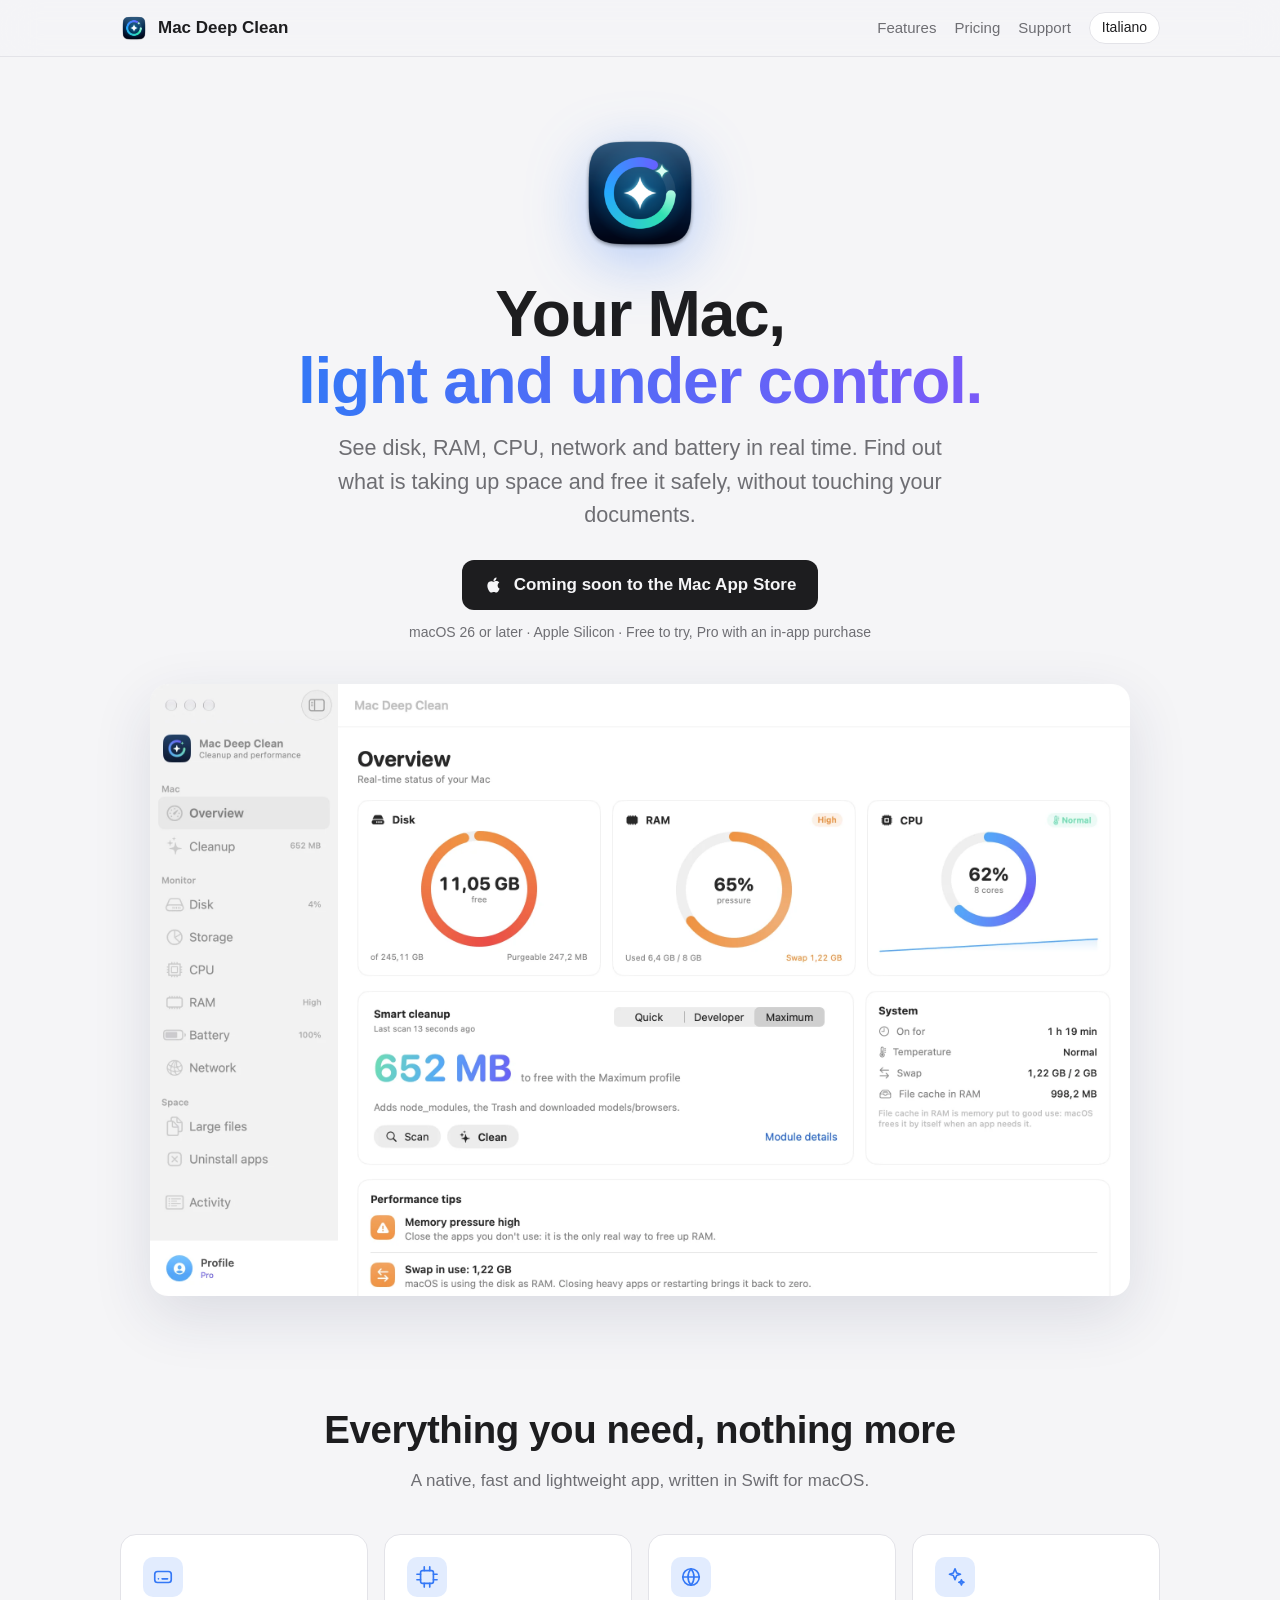
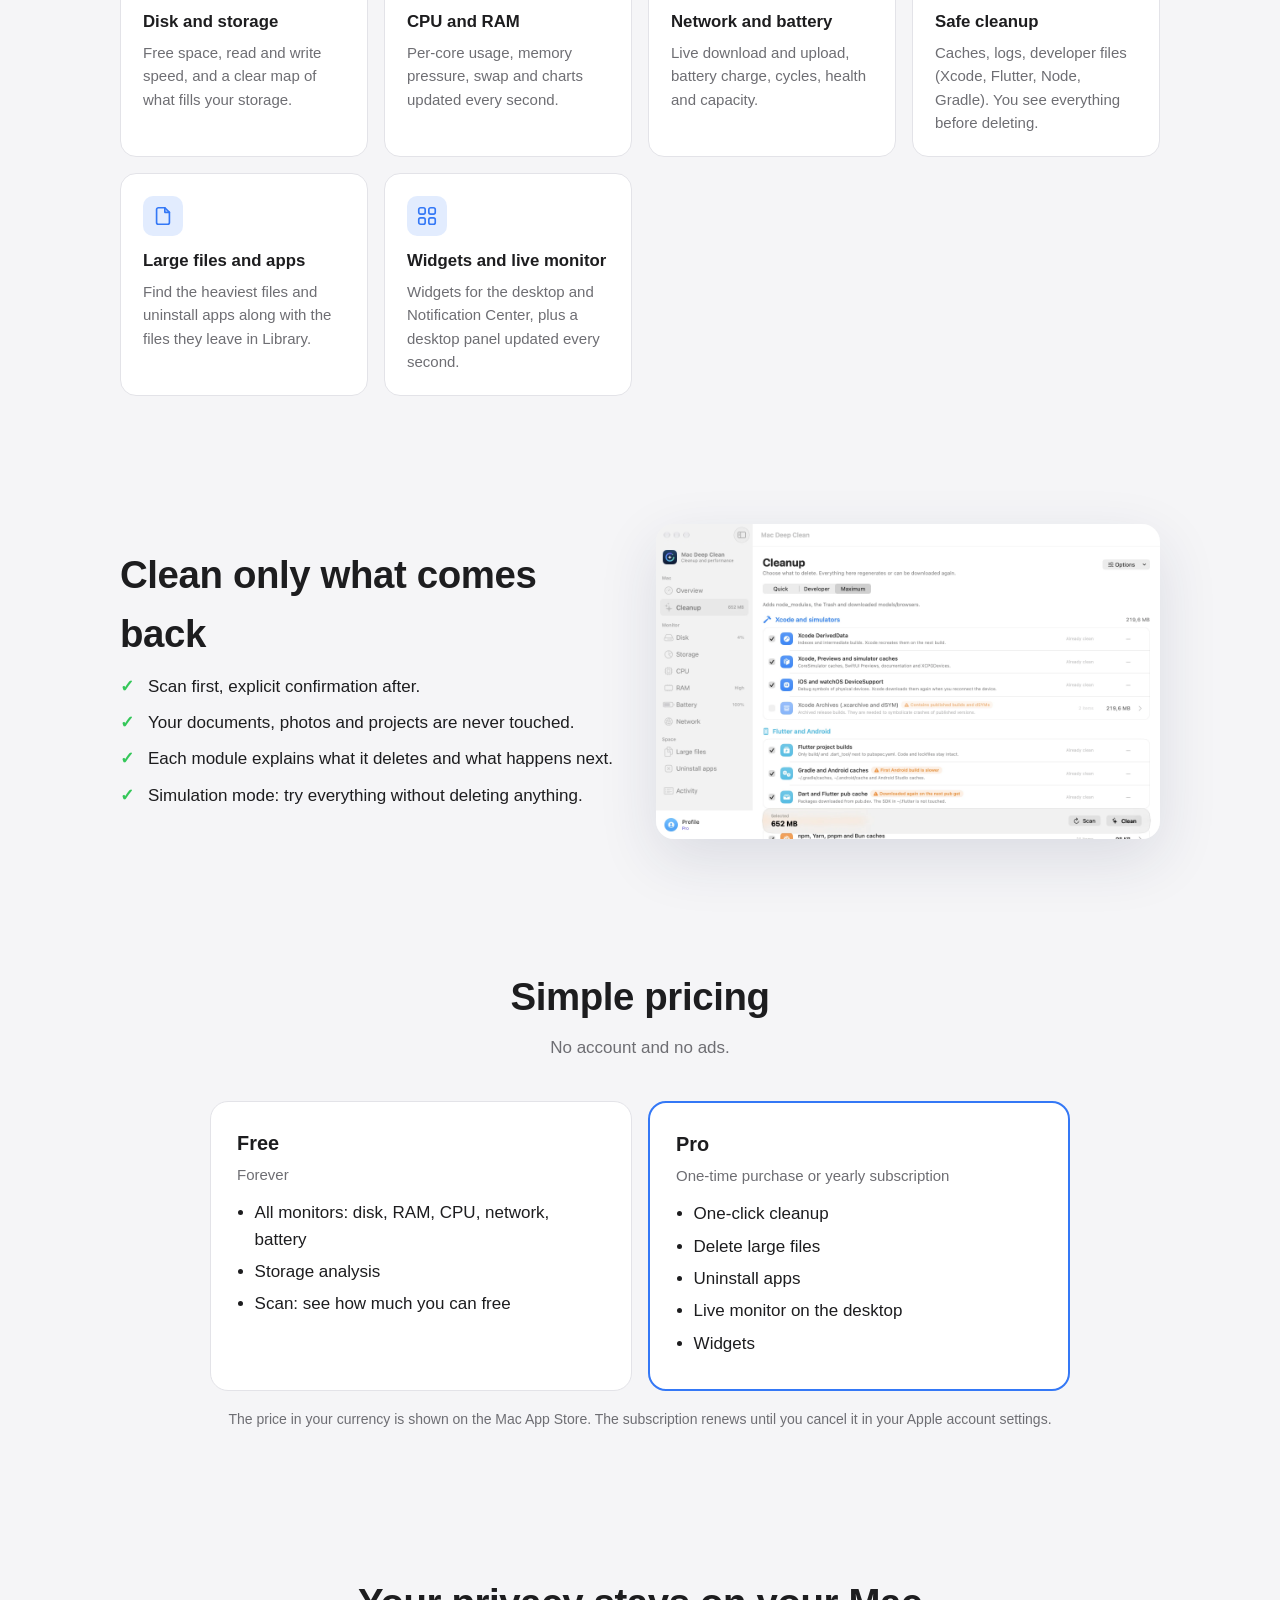
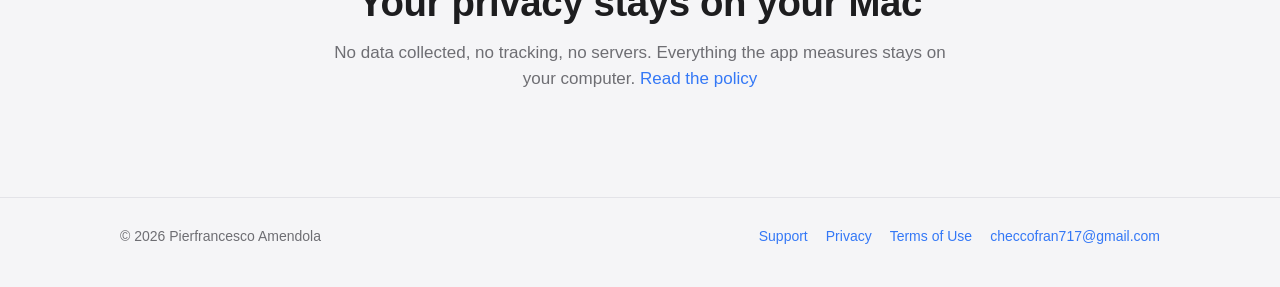
<file: index.html>
<!doctype html>
<html lang="en">
<head>
<meta charset="utf-8">
<meta name="viewport" content="width=device-width,initial-scale=1">
<title>Mac Deep Clean</title>
<meta name="description" content="Mac Deep Clean shows what is filling your Mac and frees space safely: disk, RAM, CPU, network and battery monitors, cleanup of caches and developer files, widgets.">
<link rel="icon" href="assets/icon.png">
<link rel="apple-touch-icon" href="assets/icon.png">
<link rel="stylesheet" href="style.css">
<script src="site.js"></script>
</head>
<body>
<span hidden data-title-it="Mac Deep Clean — Pulizia e monitor per il tuo Mac" data-title-en="Mac Deep Clean — Cleanup and monitor for your Mac"></span>

<header class="top">
  <div class="wrap">
    <a class="brand" href="index.html"><img src="assets/icon.png" alt="">Mac Deep Clean</a>
    <nav>
      <a class="hide-sm" href="#features"><span lang="it">Funzioni</span><span lang="en">Features</span></a>
      <a class="hide-sm" href="#pricing"><span lang="it">Prezzi</span><span lang="en">Pricing</span></a>
      <a href="support.html"><span lang="it">Assistenza</span><span lang="en">Support</span></a>
      <button class="lang-switch" type="button"><span lang="it">English</span><span lang="en">Italiano</span></button>
    </nav>
  </div>
</header>

<main>
  <div class="wrap hero">
    <img class="icon" src="assets/icon.png" alt="Mac Deep Clean">
    <h1>
      <span lang="it">Il tuo Mac,<br><span class="grad">leggero e sotto controllo.</span></span>
      <span lang="en">Your Mac,<br><span class="grad">light and under control.</span></span>
    </h1>
    <p class="lead">
      <span lang="it">Vedi in tempo reale disco, RAM, CPU, rete e batteria. Scopri cosa occupa spazio e liberalo in sicurezza, senza toccare i tuoi documenti.</span>
      <span lang="en">See disk, RAM, CPU, network and battery in real time. Find out what is taking up space and free it safely, without touching your documents.</span>
    </p>
    <a class="cta" data-appstore href="#">
      <svg viewBox="0 0 24 24" aria-hidden="true"><path d="M16.37 12.6c-.02-2.3 1.88-3.4 1.96-3.46-1.07-1.56-2.73-1.78-3.32-1.8-1.41-.14-2.76.83-3.48.83-.72 0-1.82-.81-3-.79-1.54.02-2.96.9-3.76 2.28-1.6 2.78-.41 6.9 1.15 9.16.76 1.1 1.67 2.34 2.86 2.3 1.15-.05 1.58-.74 2.97-.74 1.38 0 1.77.74 2.98.72 1.23-.02 2.01-1.12 2.76-2.23.87-1.28 1.23-2.52 1.25-2.58-.03-.01-2.4-.92-2.42-3.66zM14.1 5.86c.63-.77 1.06-1.83.94-2.89-.91.04-2.01.61-2.66 1.37-.58.67-1.09 1.75-.96 2.79 1.02.08 2.05-.52 2.68-1.27z"/></svg>
      <span lang="it" data-label>Scarica sul Mac App Store</span>
      <span lang="en" data-label>Download on the Mac App Store</span>
    </a>
    <small>
      <span lang="it">macOS 26 o successivo · Apple Silicon · Gratis da provare, Pro con acquisto in-app</span>
      <span lang="en">macOS 26 or later · Apple Silicon · Free to try, Pro with an in-app purchase</span>
    </small>
    <div class="shot"><picture lang="it"><source media="(prefers-color-scheme: dark)" srcset="assets/overview-it-dark.webp"><img src="assets/overview-it-light.webp" alt="Mac Deep Clean overview" width="2400" height="1500"></picture><picture lang="en"><source media="(prefers-color-scheme: dark)" srcset="assets/overview-en-dark.webp"><img src="assets/overview-en-light.webp" alt="Mac Deep Clean overview" width="2400" height="1500"></picture></div>
  </div>

  <section id="features">
    <div class="wrap">
      <h2><span lang="it">Tutto quello che serve, niente di più</span><span lang="en">Everything you need, nothing more</span></h2>
      <p class="sub"><span lang="it">Un'app nativa, veloce e leggera, scritta in Swift per macOS.</span><span lang="en">A native, fast and lightweight app, written in Swift for macOS.</span></p>
      <div class="grid">
        <div class="card">
          <div class="ico"><svg viewBox="0 0 24 24"><rect x="3" y="6" width="18" height="12" rx="3"/><path d="M7 14h.01M11 14h6"/></svg></div>
          <h3><span lang="it">Disco e spazio</span><span lang="en">Disk and storage</span></h3>
          <p><span lang="it">Spazio libero, velocità di lettura e scrittura e una mappa chiara di cosa occupa la memoria.</span><span lang="en">Free space, read and write speed, and a clear map of what fills your storage.</span></p>
        </div>
        <div class="card">
          <div class="ico"><svg viewBox="0 0 24 24"><rect x="5" y="5" width="14" height="14" rx="2"/><path d="M9 1v4M15 1v4M9 19v4M15 19v4M1 9h4M1 15h4M19 9h4M19 15h4"/></svg></div>
          <h3><span lang="it">CPU e RAM</span><span lang="en">CPU and RAM</span></h3>
          <p><span lang="it">Uso per core, pressione della memoria, swap e grafici aggiornati ogni secondo.</span><span lang="en">Per-core usage, memory pressure, swap and charts updated every second.</span></p>
        </div>
        <div class="card">
          <div class="ico"><svg viewBox="0 0 24 24"><circle cx="12" cy="12" r="9"/><path d="M3 12h18M12 3a14 14 0 0 1 0 18M12 3a14 14 0 0 0 0 18"/></svg></div>
          <h3><span lang="it">Rete e batteria</span><span lang="en">Network and battery</span></h3>
          <p><span lang="it">Download e upload in tempo reale, carica, cicli, salute e capacità della batteria.</span><span lang="en">Live download and upload, battery charge, cycles, health and capacity.</span></p>
        </div>
        <div class="card">
          <div class="ico"><svg viewBox="0 0 24 24"><path d="M12 3l1.8 4.6L18 9l-4.2 1.4L12 15l-1.8-4.6L6 9l4.2-1.4z"/><path d="M19 15l.8 2 2 .8-2 .8-.8 2-.8-2-2-.8 2-.8z"/></svg></div>
          <h3><span lang="it">Pulizia sicura</span><span lang="en">Safe cleanup</span></h3>
          <p><span lang="it">Cache, log, file di sviluppo (Xcode, Flutter, Node, Gradle). Vedi tutto prima di eliminare.</span><span lang="en">Caches, logs, developer files (Xcode, Flutter, Node, Gradle). You see everything before deleting.</span></p>
        </div>
        <div class="card">
          <div class="ico"><svg viewBox="0 0 24 24"><path d="M14 3H7a2 2 0 0 0-2 2v14a2 2 0 0 0 2 2h10a2 2 0 0 0 2-2V8z"/><path d="M14 3v5h5"/></svg></div>
          <h3><span lang="it">File grandi e app</span><span lang="en">Large files and apps</span></h3>
          <p><span lang="it">Trova i file più pesanti e disinstalla le app insieme ai file che lasciano in Libreria.</span><span lang="en">Find the heaviest files and uninstall apps along with the files they leave in Library.</span></p>
        </div>
        <div class="card">
          <div class="ico"><svg viewBox="0 0 24 24"><rect x="3" y="3" width="7" height="7" rx="2"/><rect x="14" y="3" width="7" height="7" rx="2"/><rect x="3" y="14" width="7" height="7" rx="2"/><rect x="14" y="14" width="7" height="7" rx="2"/></svg></div>
          <h3><span lang="it">Widget e monitor live</span><span lang="en">Widgets and live monitor</span></h3>
          <p><span lang="it">Widget per scrivania e Centro Notifiche, più un pannello sulla scrivania aggiornato ogni secondo.</span><span lang="en">Widgets for the desktop and Notification Center, plus a desktop panel updated every second.</span></p>
        </div>
      </div>
    </div>
  </section>

  <section>
    <div class="wrap split">
      <div>
        <h2 style="text-align:left"><span lang="it">Pulisci solo ciò che si rigenera</span><span lang="en">Clean only what comes back</span></h2>
        <ul class="check">
          <li><span lang="it">Scansione prima, conferma esplicita dopo.</span><span lang="en">Scan first, explicit confirmation after.</span></li>
          <li><span lang="it">I tuoi documenti, foto e progetti non vengono mai toccati.</span><span lang="en">Your documents, photos and projects are never touched.</span></li>
          <li><span lang="it">Ogni modulo spiega cosa elimina e cosa succede dopo.</span><span lang="en">Each module explains what it deletes and what happens next.</span></li>
          <li><span lang="it">Modalità simulazione: provi tutto senza eliminare nulla.</span><span lang="en">Simulation mode: try everything without deleting anything.</span></li>
        </ul>
      </div>
      <div class="shot"><picture lang="it"><source media="(prefers-color-scheme: dark)" srcset="assets/cleanup-it-dark.webp"><img src="assets/cleanup-it-light.webp" alt="Mac Deep Clean cleanup" width="2400" height="1500" loading="lazy"></picture><picture lang="en"><source media="(prefers-color-scheme: dark)" srcset="assets/cleanup-en-dark.webp"><img src="assets/cleanup-en-light.webp" alt="Mac Deep Clean cleanup" width="2400" height="1500" loading="lazy"></picture></div>
    </div>
  </section>

  <section id="pricing">
    <div class="wrap">
      <h2><span lang="it">Prezzi semplici</span><span lang="en">Simple pricing</span></h2>
      <p class="sub"><span lang="it">Nessun account e nessuna pubblicità.</span><span lang="en">No account and no ads.</span></p>
      <div class="plans">
        <div class="plan">
          <h3><span lang="it">Gratis</span><span lang="en">Free</span></h3>
          <div class="price"><span lang="it">Per sempre</span><span lang="en">Forever</span></div>
          <ul>
            <li><span lang="it">Tutti i monitor: disco, RAM, CPU, rete, batteria</span><span lang="en">All monitors: disk, RAM, CPU, network, battery</span></li>
            <li><span lang="it">Analisi dello spazio</span><span lang="en">Storage analysis</span></li>
            <li><span lang="it">Scansione: vedi quanto puoi liberare</span><span lang="en">Scan: see how much you can free</span></li>
          </ul>
        </div>
        <div class="plan pro">
          <h3>Pro</h3>
          <div class="price"><span lang="it">Acquisto unico oppure abbonamento annuale</span><span lang="en">One-time purchase or yearly subscription</span></div>
          <ul>
            <li><span lang="it">Pulizia con un clic</span><span lang="en">One-click cleanup</span></li>
            <li><span lang="it">Elimina i file grandi</span><span lang="en">Delete large files</span></li>
            <li><span lang="it">Disinstalla le app</span><span lang="en">Uninstall apps</span></li>
            <li><span lang="it">Monitor live sulla scrivania</span><span lang="en">Live monitor on the desktop</span></li>
            <li><span lang="it">Widget</span><span lang="en">Widgets</span></li>
          </ul>
        </div>
      </div>
      <p class="note"><span lang="it">Il prezzo nella tua valuta è indicato sul Mac App Store. L'abbonamento si rinnova finché non lo disdici dalle impostazioni del tuo account Apple.</span><span lang="en">The price in your currency is shown on the Mac App Store. The subscription renews until you cancel it in your Apple account settings.</span></p>
    </div>
  </section>

  <section>
    <div class="wrap">
      <h2><span lang="it">La tua privacy, sul tuo Mac</span><span lang="en">Your privacy stays on your Mac</span></h2>
      <p class="sub"><span lang="it">Nessun dato raccolto, nessun tracciamento, nessun server. Tutto quello che l'app misura resta sul tuo computer.</span><span lang="en">No data collected, no tracking, no servers. Everything the app measures stays on your computer.</span> <a href="privacy.html"><span lang="it">Leggi l'informativa</span><span lang="en">Read the policy</span></a></p>
    </div>
  </section>
</main>

<footer>
  <div class="wrap">
    <span>© <span data-year>2026</span> Pierfrancesco Amendola</span>
    <div class="links">
      <a href="support.html"><span lang="it">Assistenza</span><span lang="en">Support</span></a>
      <a href="privacy.html"><span lang="it">Privacy</span><span lang="en">Privacy</span></a>
      <a href="terms.html"><span lang="it">Condizioni d'uso</span><span lang="en">Terms of Use</span></a>
      <a href="mailto:checcofran717@gmail.com">checcofran717@gmail.com</a>
    </div>
  </div>
</footer>
</body>
</html>
</file>
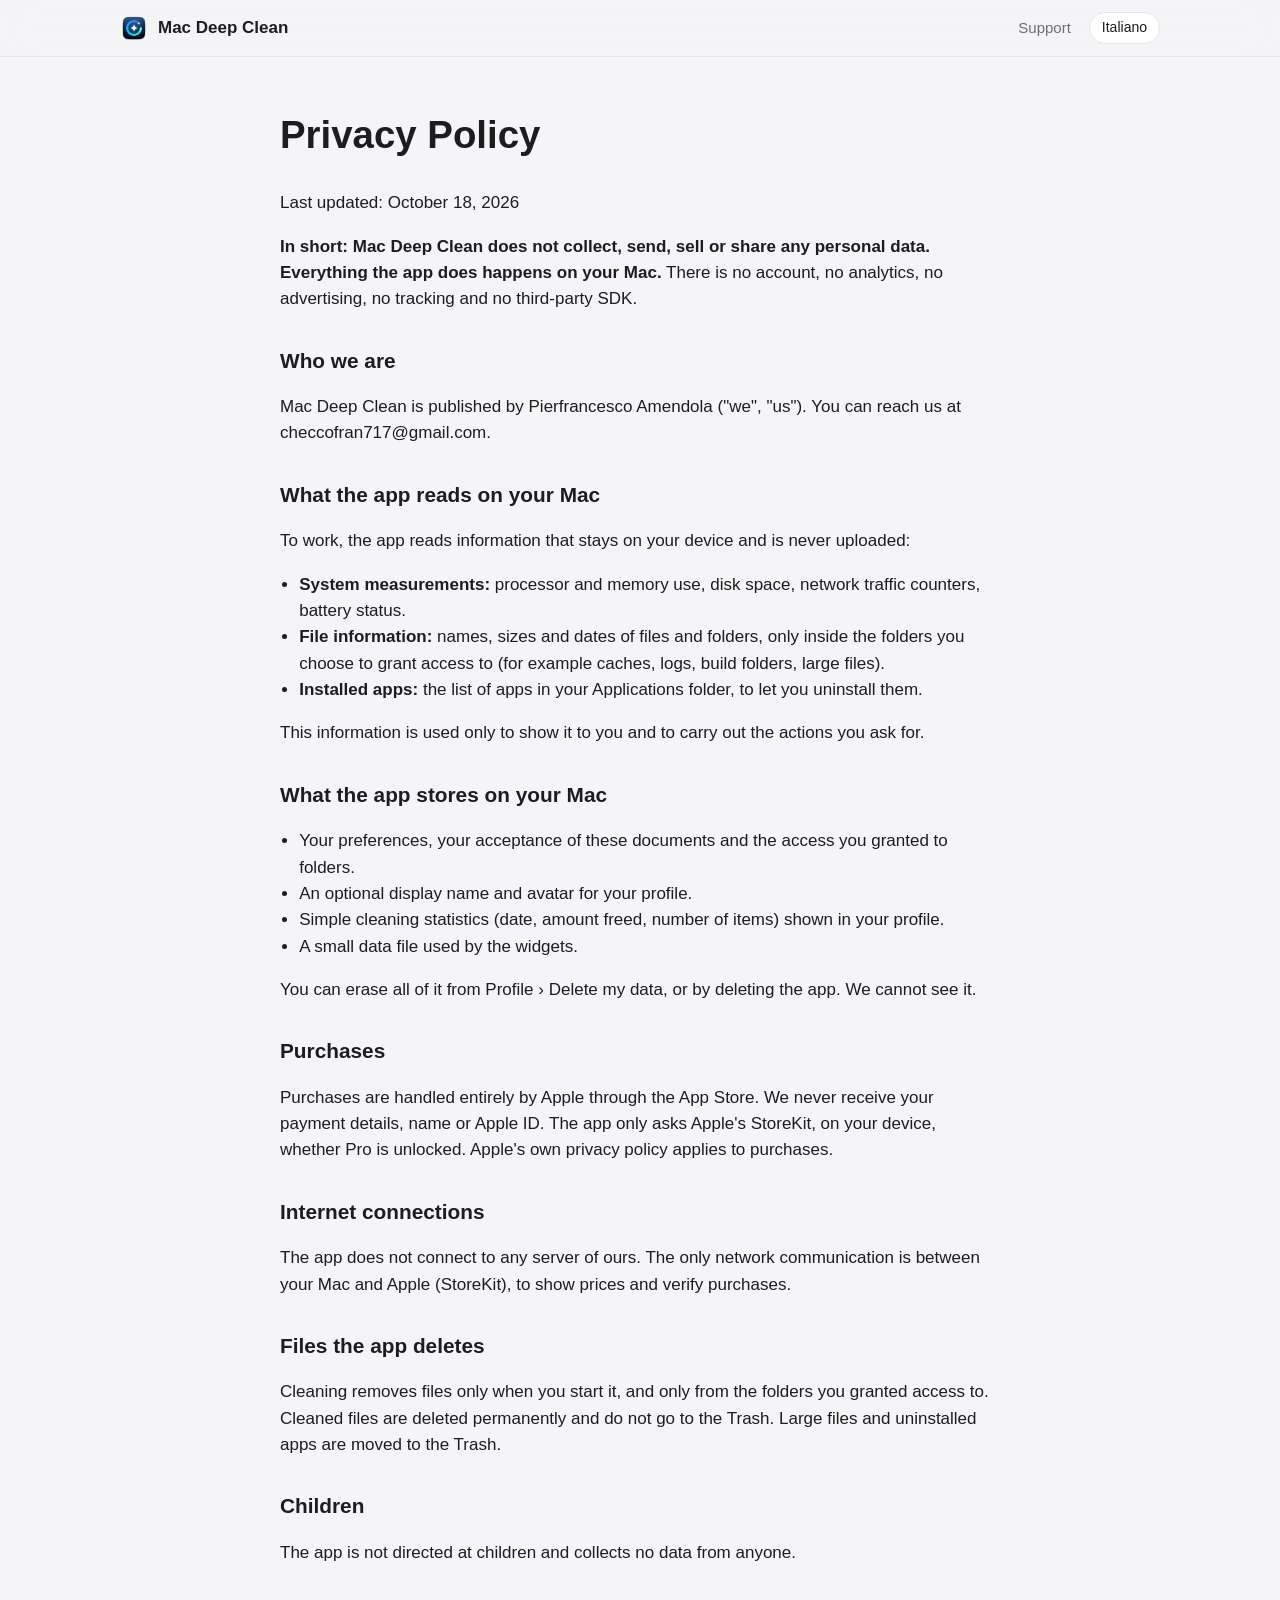
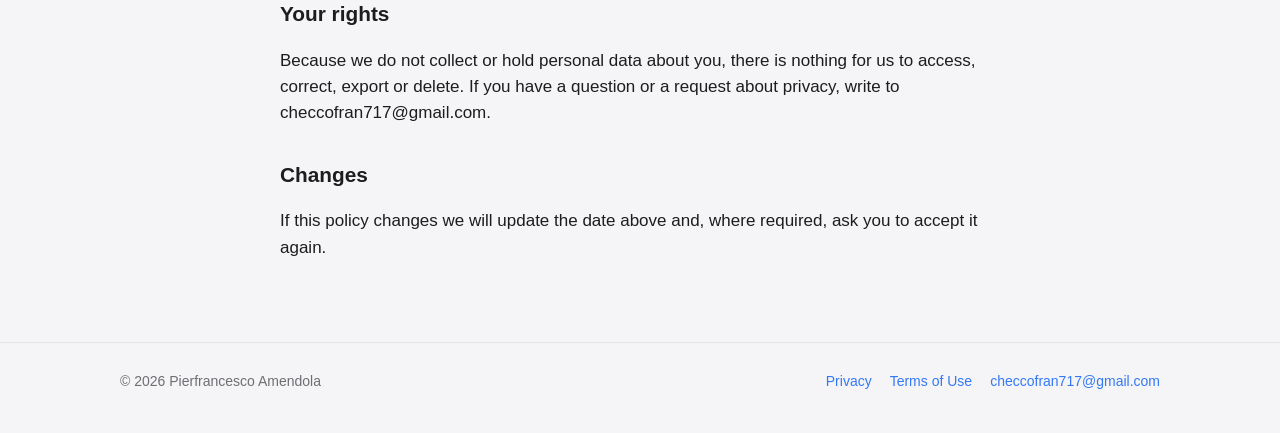
<file: privacy.html>
<!doctype html>
<html lang="en">
<head>
<meta charset="utf-8">
<meta name="viewport" content="width=device-width,initial-scale=1">
<title>Privacy Policy — Mac Deep Clean</title>
<link rel="icon" href="assets/icon.png">
<link rel="stylesheet" href="style.css">
<script src="site.js"></script>
</head>
<body>
<span hidden data-title-it="Informativa sulla privacy — Mac Deep Clean" data-title-en="Privacy Policy — Mac Deep Clean"></span>
<header class="top">
  <div class="wrap">
    <a class="brand" href="index.html"><img src="assets/icon.png" alt="">Mac Deep Clean</a>
    <nav>
      <a href="support.html"><span lang="it">Assistenza</span><span lang="en">Support</span></a>
      <button class="lang-switch" type="button"><span lang="it">English</span><span lang="en">Italiano</span></button>
    </nav>
  </div>
</header>
<main class="doc">
<div lang="it">
<h1>Informativa sulla privacy</h1>
<p>Ultimo aggiornamento: 18 ottobre 2026</p>
<p><strong>In breve: Mac Deep Clean non raccoglie, non invia, non vende e non condivide alcun dato personale. Tutto ciò che l&#x27;app fa avviene sul tuo Mac.</strong> Non c&#x27;è nessun account, nessuna analisi di utilizzo, nessuna pubblicità, nessun tracciamento e nessun SDK di terze parti.</p>
<h2>Chi siamo</h2>
<p>Mac Deep Clean è pubblicata da Pierfrancesco Amendola («noi»). Puoi contattarci a checcofran717@gmail.com.</p>
<h2>Cosa legge l&#x27;app sul tuo Mac</h2>
<p>Per funzionare l&#x27;app legge informazioni che restano sul tuo dispositivo e non vengono mai caricate:</p>
<ul><li><strong>Misure di sistema:</strong> uso di processore e memoria, spazio su disco, contatori del traffico di rete, stato della batteria.</li><li><strong>Informazioni sui file:</strong> nomi, dimensioni e date di file e cartelle, solo dentro le cartelle a cui scegli di dare accesso (ad esempio cache, log, cartelle di build, file grandi).</li><li><strong>App installate:</strong> l&#x27;elenco delle app nella cartella Applicazioni, per permetterti di disinstallarle.</li></ul>
<p>Queste informazioni servono solo a mostrartele e a eseguire le azioni che richiedi.</p>
<h2>Cosa salva l&#x27;app sul tuo Mac</h2>
<ul><li>Le tue preferenze, l&#x27;accettazione di questi documenti e gli accessi concessi alle cartelle.</li><li>Un nome e un avatar facoltativi per il tuo profilo.</li><li>Semplici statistiche di pulizia (data, spazio liberato, numero di elementi) mostrate nel profilo.</li><li>Un piccolo file di dati usato dai widget.</li></ul>
<p>Puoi cancellare tutto da Profilo › Elimina i miei dati, oppure eliminando l&#x27;app. Noi non possiamo vederli.</p>
<h2>Acquisti</h2>
<p>Gli acquisti sono gestiti interamente da Apple tramite l&#x27;App Store. Non riceviamo mai i tuoi dati di pagamento, il tuo nome o il tuo account Apple. L&#x27;app chiede soltanto a StoreKit di Apple, sul tuo dispositivo, se Pro è sbloccato. Per gli acquisti vale l&#x27;informativa sulla privacy di Apple.</p>
<h2>Connessioni a internet</h2>
<p>L&#x27;app non si collega a nessun nostro server. L&#x27;unica comunicazione di rete avviene tra il tuo Mac e Apple (StoreKit), per mostrare i prezzi e verificare gli acquisti.</p>
<h2>File eliminati dall&#x27;app</h2>
<p>La pulizia rimuove file solo quando la avvii e solo dalle cartelle a cui hai dato accesso. I file puliti vengono eliminati definitivamente e non passano dal Cestino. I file grandi e le app disinstallate vengono spostati nel Cestino.</p>
<h2>Minori</h2>
<p>L&#x27;app non è rivolta ai minori e non raccoglie dati da nessuno.</p>
<h2>I tuoi diritti</h2>
<p>Poiché non raccogliamo né conserviamo dati personali che ti riguardano, non c&#x27;è nulla da accedere, correggere, esportare o cancellare. Per domande o richieste sulla privacy scrivi a checcofran717@gmail.com.</p>
<h2>Modifiche</h2>
<p>Se questa informativa cambia aggiorneremo la data qui sopra e, dove richiesto, ti chiederemo di accettarla di nuovo.</p>
</div>
<div lang="en">
<h1>Privacy Policy</h1>
<p>Last updated: October 18, 2026</p>
<p><strong>In short: Mac Deep Clean does not collect, send, sell or share any personal data. Everything the app does happens on your Mac.</strong> There is no account, no analytics, no advertising, no tracking and no third-party SDK.</p>
<h2>Who we are</h2>
<p>Mac Deep Clean is published by Pierfrancesco Amendola (&quot;we&quot;, &quot;us&quot;). You can reach us at checcofran717@gmail.com.</p>
<h2>What the app reads on your Mac</h2>
<p>To work, the app reads information that stays on your device and is never uploaded:</p>
<ul><li><strong>System measurements:</strong> processor and memory use, disk space, network traffic counters, battery status.</li><li><strong>File information:</strong> names, sizes and dates of files and folders, only inside the folders you choose to grant access to (for example caches, logs, build folders, large files).</li><li><strong>Installed apps:</strong> the list of apps in your Applications folder, to let you uninstall them.</li></ul>
<p>This information is used only to show it to you and to carry out the actions you ask for.</p>
<h2>What the app stores on your Mac</h2>
<ul><li>Your preferences, your acceptance of these documents and the access you granted to folders.</li><li>An optional display name and avatar for your profile.</li><li>Simple cleaning statistics (date, amount freed, number of items) shown in your profile.</li><li>A small data file used by the widgets.</li></ul>
<p>You can erase all of it from Profile › Delete my data, or by deleting the app. We cannot see it.</p>
<h2>Purchases</h2>
<p>Purchases are handled entirely by Apple through the App Store. We never receive your payment details, name or Apple ID. The app only asks Apple&#x27;s StoreKit, on your device, whether Pro is unlocked. Apple&#x27;s own privacy policy applies to purchases.</p>
<h2>Internet connections</h2>
<p>The app does not connect to any server of ours. The only network communication is between your Mac and Apple (StoreKit), to show prices and verify purchases.</p>
<h2>Files the app deletes</h2>
<p>Cleaning removes files only when you start it, and only from the folders you granted access to. Cleaned files are deleted permanently and do not go to the Trash. Large files and uninstalled apps are moved to the Trash.</p>
<h2>Children</h2>
<p>The app is not directed at children and collects no data from anyone.</p>
<h2>Your rights</h2>
<p>Because we do not collect or hold personal data about you, there is nothing for us to access, correct, export or delete. If you have a question or a request about privacy, write to checcofran717@gmail.com.</p>
<h2>Changes</h2>
<p>If this policy changes we will update the date above and, where required, ask you to accept it again.</p>
</div>
</main>
<footer>
  <div class="wrap">
    <span>© <span data-year>2026</span> Pierfrancesco Amendola</span>
    <div class="links">
      <a href="privacy.html"><span lang="it">Privacy</span><span lang="en">Privacy</span></a>
      <a href="terms.html"><span lang="it">Condizioni d'uso</span><span lang="en">Terms of Use</span></a>
      <a href="mailto:checcofran717@gmail.com">checcofran717@gmail.com</a>
    </div>
  </div>
</footer>
</body>
</html>
</file>
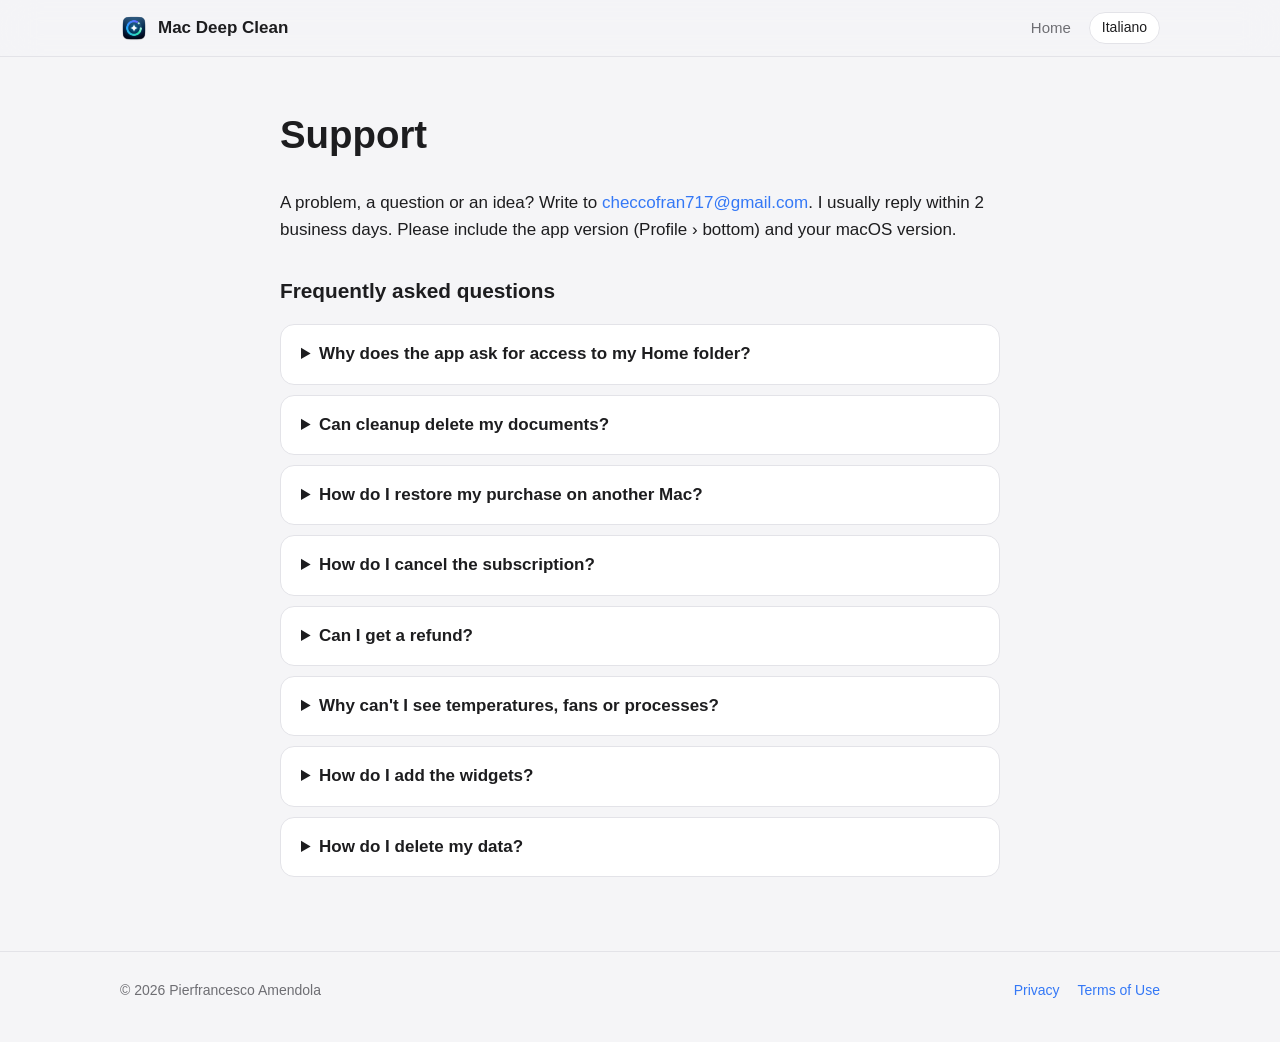
<file: support.html>
<!doctype html>
<html lang="en">
<head>
<meta charset="utf-8">
<meta name="viewport" content="width=device-width,initial-scale=1">
<title>Support — Mac Deep Clean</title>
<link rel="icon" href="assets/icon.png">
<link rel="stylesheet" href="style.css">
<script src="site.js"></script>
</head>
<body>
<span hidden data-title-it="Assistenza — Mac Deep Clean" data-title-en="Support — Mac Deep Clean"></span>
<header class="top">
  <div class="wrap">
    <a class="brand" href="index.html"><img src="assets/icon.png" alt="">Mac Deep Clean</a>
    <nav>
      <a href="index.html"><span lang="it">Home</span><span lang="en">Home</span></a>
      <button class="lang-switch" type="button"><span lang="it">English</span><span lang="en">Italiano</span></button>
    </nav>
  </div>
</header>

<main class="doc">
  <h1><span lang="it">Assistenza</span><span lang="en">Support</span></h1>
  <p>
    <span lang="it">Hai un problema, una domanda o un'idea? Scrivi a</span>
    <span lang="en">A problem, a question or an idea? Write to</span>
    <a href="mailto:checcofran717@gmail.com?subject=Mac%20Deep%20Clean">checcofran717@gmail.com</a>.
    <span lang="it">Rispondo di solito entro 2 giorni lavorativi. Indica la versione dell'app (Profilo › in fondo) e la versione di macOS.</span>
    <span lang="en">I usually reply within 2 business days. Please include the app version (Profile › bottom) and your macOS version.</span>
  </p>

  <h2><span lang="it">Domande frequenti</span><span lang="en">Frequently asked questions</span></h2>
  <div class="faq">
    <details>
      <summary><span lang="it">Perché l'app chiede accesso alla cartella Inizio?</span><span lang="en">Why does the app ask for access to my Home folder?</span></summary>
      <p><span lang="it">Le app del Mac App Store sono in una sandbox e possono leggere solo le cartelle che scegli tu. Serve per trovare cache e file da pulire. Puoi revocare l'accesso in Profilo › Accesso ai file.</span><span lang="en">Mac App Store apps run in a sandbox and can only read folders you choose. Access is needed to find caches and files to clean. You can revoke it in Profile › File access.</span></p>
    </details>
    <details>
      <summary><span lang="it">La pulizia può eliminare i miei documenti?</span><span lang="en">Can cleanup delete my documents?</span></summary>
      <p><span lang="it">No. L'app elimina solo cache, log e file di sviluppo che si rigenerano. Prima di eliminare mostra l'elenco e chiede conferma. Con la modalità simulazione non viene eliminato nulla.</span><span lang="en">No. The app only deletes caches, logs and developer files that are rebuilt automatically. It shows the list and asks for confirmation first. In simulation mode nothing is deleted.</span></p>
    </details>
    <details>
      <summary><span lang="it">Come ripristino l'acquisto su un altro Mac?</span><span lang="en">How do I restore my purchase on another Mac?</span></summary>
      <p><span lang="it">Accedi con lo stesso account Apple, apri Profilo › Il tuo piano e premi «Ripristina acquisti».</span><span lang="en">Sign in with the same Apple account, open Profile › Your plan and press "Restore Purchases".</span></p>
    </details>
    <details>
      <summary><span lang="it">Come disdico l'abbonamento?</span><span lang="en">How do I cancel the subscription?</span></summary>
      <p><span lang="it">Da App Store › il tuo account › Abbonamenti, oppure da Profilo › Il tuo piano › Gestisci. La disdetta vale dal periodo successivo.</span><span lang="en">From App Store › your account › Subscriptions, or Profile › Your plan › Manage. Cancellation takes effect from the next period.</span> <a href="https://apps.apple.com/account/subscriptions">apps.apple.com/account/subscriptions</a></p>
    </details>
    <details>
      <summary><span lang="it">Posso avere un rimborso?</span><span lang="en">Can I get a refund?</span></summary>
      <p><span lang="it">I rimborsi sono gestiti da Apple:</span><span lang="en">Refunds are handled by Apple:</span> <a href="https://reportaproblem.apple.com">reportaproblem.apple.com</a></p>
    </details>
    <details>
      <summary><span lang="it">Perché non vedo temperature, ventole o processi?</span><span lang="en">Why can't I see temperatures, fans or processes?</span></summary>
      <p><span lang="it">La sandbox del Mac App Store non permette di leggere i sensori del sistema né i processi delle altre app. La versione dello Store mostra solo ciò che può misurare in modo affidabile.</span><span lang="en">The Mac App Store sandbox does not allow reading system sensors or other apps' processes. The Store version only shows what it can measure reliably.</span></p>
    </details>
    <details>
      <summary><span lang="it">Come aggiungo i widget?</span><span lang="en">How do I add the widgets?</span></summary>
      <p><span lang="it">Clic destro sulla scrivania › Modifica widget › cerca Mac Deep Clean. I widget richiedono Pro.</span><span lang="en">Right-click the desktop › Edit Widgets › search for Mac Deep Clean. Widgets require Pro.</span></p>
    </details>
    <details>
      <summary><span lang="it">Come elimino i miei dati?</span><span lang="en">How do I delete my data?</span></summary>
      <p><span lang="it">Profilo › I tuoi dati › Elimina i miei dati. Tutti i dati restano sul tuo Mac: non abbiamo server.</span><span lang="en">Profile › Your data › Delete my data. All data stays on your Mac: there are no servers.</span></p>
    </details>
  </div>
</main>

<footer>
  <div class="wrap">
    <span>© <span data-year>2026</span> Pierfrancesco Amendola</span>
    <div class="links">
      <a href="privacy.html"><span lang="it">Privacy</span><span lang="en">Privacy</span></a>
      <a href="terms.html"><span lang="it">Condizioni d'uso</span><span lang="en">Terms of Use</span></a>
    </div>
  </div>
</footer>
</body>
</html>
</file>
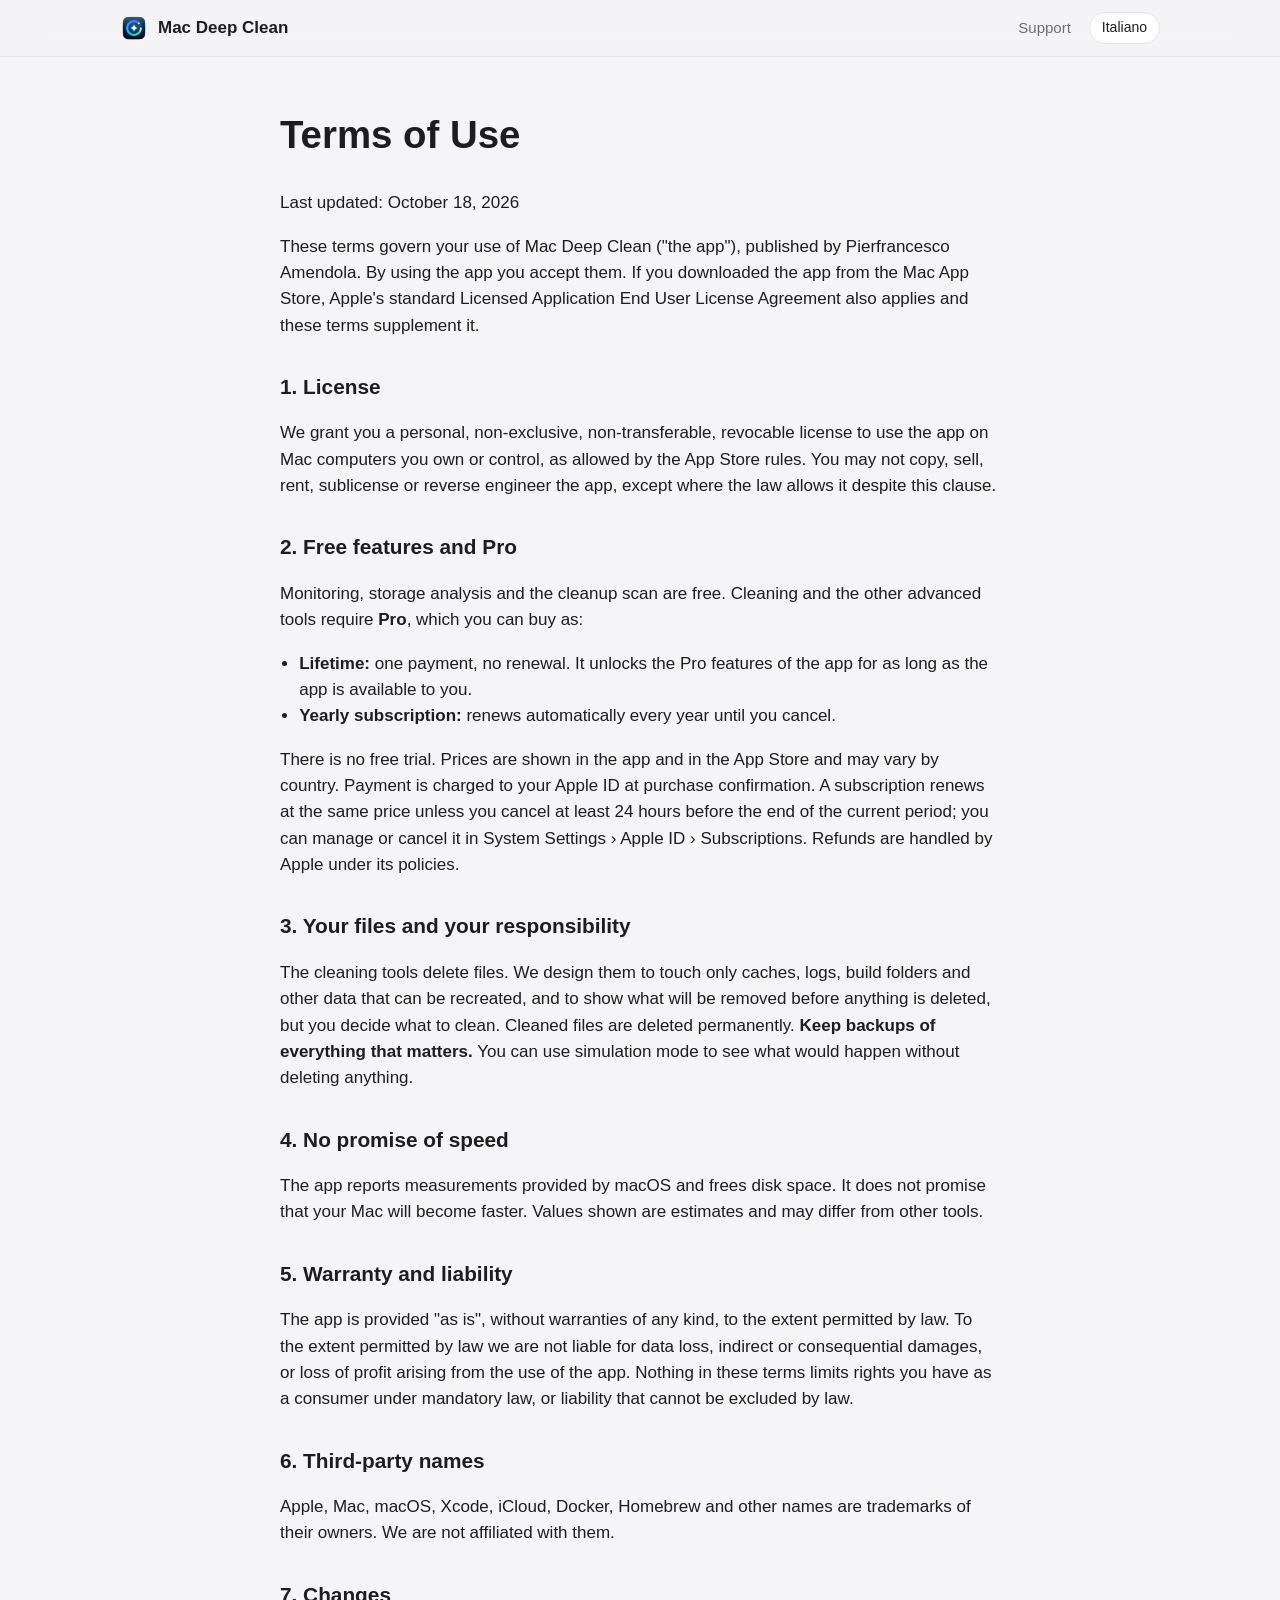
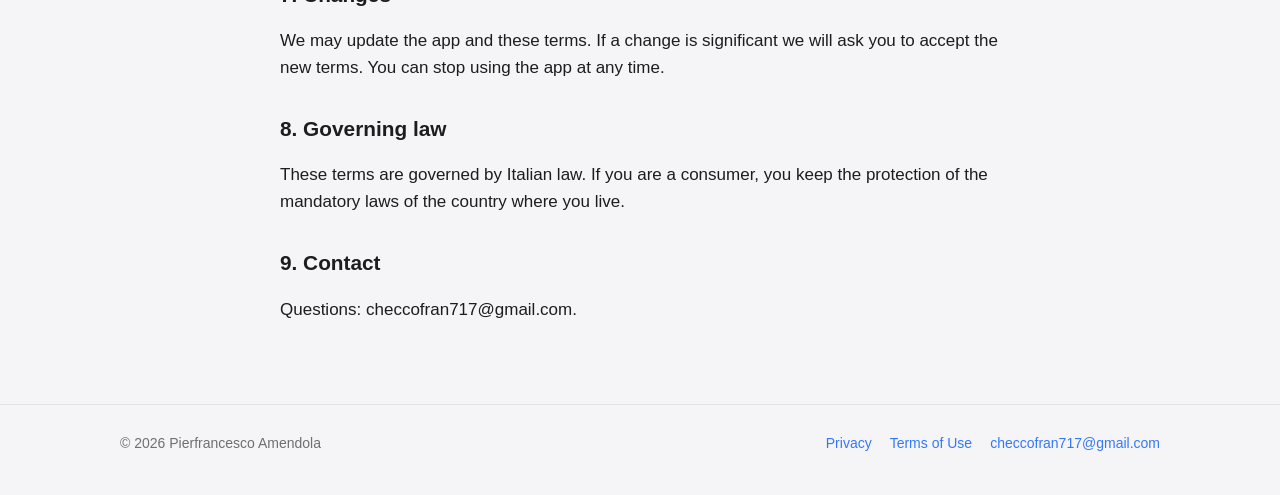
<file: terms.html>
<!doctype html>
<html lang="en">
<head>
<meta charset="utf-8">
<meta name="viewport" content="width=device-width,initial-scale=1">
<title>Terms of Use — Mac Deep Clean</title>
<link rel="icon" href="assets/icon.png">
<link rel="stylesheet" href="style.css">
<script src="site.js"></script>
</head>
<body>
<span hidden data-title-it="Condizioni d'uso — Mac Deep Clean" data-title-en="Terms of Use — Mac Deep Clean"></span>
<header class="top">
  <div class="wrap">
    <a class="brand" href="index.html"><img src="assets/icon.png" alt="">Mac Deep Clean</a>
    <nav>
      <a href="support.html"><span lang="it">Assistenza</span><span lang="en">Support</span></a>
      <button class="lang-switch" type="button"><span lang="it">English</span><span lang="en">Italiano</span></button>
    </nav>
  </div>
</header>
<main class="doc">
<div lang="it">
<h1>Condizioni d&#x27;uso</h1>
<p>Ultimo aggiornamento: 18 ottobre 2026</p>
<p>Queste condizioni regolano l&#x27;uso di Mac Deep Clean («l&#x27;app»), pubblicata da Pierfrancesco Amendola. Usando l&#x27;app le accetti. Se hai scaricato l&#x27;app dal Mac App Store vale anche il Contratto di licenza standard per applicazioni concesse in licenza di Apple, che queste condizioni integrano.</p>
<h2>1. Licenza</h2>
<p>Ti concediamo una licenza personale, non esclusiva, non trasferibile e revocabile per usare l&#x27;app sui Mac che possiedi o controlli, nei limiti delle regole dell&#x27;App Store. Non puoi copiare, vendere, noleggiare, concedere in sublicenza o decompilare l&#x27;app, salvo dove la legge lo consente nonostante questa clausola.</p>
<h2>2. Funzioni gratuite e Pro</h2>
<p>Monitoraggio, analisi dello spazio e scansione di pulizia sono gratuiti. La pulizia e gli altri strumenti avanzati richiedono <strong>Pro</strong>, acquistabile come:</p>
<ul><li><strong>A vita:</strong> un solo pagamento, senza rinnovo. Sblocca le funzioni Pro dell&#x27;app finché l&#x27;app è disponibile per te.</li><li><strong>Abbonamento annuale:</strong> si rinnova automaticamente ogni anno finché non lo annulli.</li></ul>
<p>Non esiste nessuna prova gratuita. I prezzi sono mostrati nell&#x27;app e nell&#x27;App Store e possono variare da paese a paese. Il pagamento viene addebitato sul tuo account Apple alla conferma dell&#x27;acquisto. L&#x27;abbonamento si rinnova allo stesso prezzo salvo disdetta almeno 24 ore prima della fine del periodo in corso; puoi gestirlo o annullarlo in Impostazioni di Sistema › Account Apple › Abbonamenti. I rimborsi sono gestiti da Apple secondo le sue regole.</p>
<h2>3. I tuoi file e la tua responsabilità</h2>
<p>Gli strumenti di pulizia eliminano file. Li abbiamo progettati per toccare solo cache, log, cartelle di build e altri dati che possono essere ricreati, e per mostrare cosa verrà rimosso prima di eliminare qualcosa, ma sei tu a decidere cosa pulire. I file puliti vengono eliminati definitivamente. <strong>Conserva sempre un backup di ciò che conta.</strong> Con la modalità simulazione puoi vedere cosa succederebbe senza eliminare nulla.</p>
<h2>4. Nessuna promessa di velocità</h2>
<p>L&#x27;app mostra misure fornite da macOS e libera spazio su disco. Non promette che il Mac diventi più veloce. I valori mostrati sono stime e possono differire da quelli di altri strumenti.</p>
<h2>5. Garanzia e responsabilità</h2>
<p>L&#x27;app è fornita «così com&#x27;è», senza garanzie di alcun tipo, nei limiti consentiti dalla legge. Nei limiti consentiti dalla legge non rispondiamo di perdita di dati, danni indiretti o consequenziali o mancato guadagno derivanti dall&#x27;uso dell&#x27;app. Nulla in queste condizioni limita i diritti che hai come consumatore secondo norme inderogabili, né la responsabilità che non può essere esclusa per legge.</p>
<h2>6. Nomi di terzi</h2>
<p>Apple, Mac, macOS, Xcode, iCloud, Docker, Homebrew e altri nomi sono marchi dei rispettivi proprietari. Non siamo affiliati con loro.</p>
<h2>7. Modifiche</h2>
<p>Possiamo aggiornare l&#x27;app e queste condizioni. Se la modifica è rilevante ti chiederemo di accettare le nuove condizioni. Puoi smettere di usare l&#x27;app in qualsiasi momento.</p>
<h2>8. Legge applicabile</h2>
<p>Queste condizioni sono regolate dalla legge italiana. Se sei un consumatore mantieni la tutela delle norme inderogabili del paese in cui vivi.</p>
<h2>9. Contatti</h2>
<p>Domande: checcofran717@gmail.com.</p>
</div>
<div lang="en">
<h1>Terms of Use</h1>
<p>Last updated: October 18, 2026</p>
<p>These terms govern your use of Mac Deep Clean (&quot;the app&quot;), published by Pierfrancesco Amendola. By using the app you accept them. If you downloaded the app from the Mac App Store, Apple&#x27;s standard Licensed Application End User License Agreement also applies and these terms supplement it.</p>
<h2>1. License</h2>
<p>We grant you a personal, non-exclusive, non-transferable, revocable license to use the app on Mac computers you own or control, as allowed by the App Store rules. You may not copy, sell, rent, sublicense or reverse engineer the app, except where the law allows it despite this clause.</p>
<h2>2. Free features and Pro</h2>
<p>Monitoring, storage analysis and the cleanup scan are free. Cleaning and the other advanced tools require <strong>Pro</strong>, which you can buy as:</p>
<ul><li><strong>Lifetime:</strong> one payment, no renewal. It unlocks the Pro features of the app for as long as the app is available to you.</li><li><strong>Yearly subscription:</strong> renews automatically every year until you cancel.</li></ul>
<p>There is no free trial. Prices are shown in the app and in the App Store and may vary by country. Payment is charged to your Apple ID at purchase confirmation. A subscription renews at the same price unless you cancel at least 24 hours before the end of the current period; you can manage or cancel it in System Settings › Apple ID › Subscriptions. Refunds are handled by Apple under its policies.</p>
<h2>3. Your files and your responsibility</h2>
<p>The cleaning tools delete files. We design them to touch only caches, logs, build folders and other data that can be recreated, and to show what will be removed before anything is deleted, but you decide what to clean. Cleaned files are deleted permanently. <strong>Keep backups of everything that matters.</strong> You can use simulation mode to see what would happen without deleting anything.</p>
<h2>4. No promise of speed</h2>
<p>The app reports measurements provided by macOS and frees disk space. It does not promise that your Mac will become faster. Values shown are estimates and may differ from other tools.</p>
<h2>5. Warranty and liability</h2>
<p>The app is provided &quot;as is&quot;, without warranties of any kind, to the extent permitted by law. To the extent permitted by law we are not liable for data loss, indirect or consequential damages, or loss of profit arising from the use of the app. Nothing in these terms limits rights you have as a consumer under mandatory law, or liability that cannot be excluded by law.</p>
<h2>6. Third-party names</h2>
<p>Apple, Mac, macOS, Xcode, iCloud, Docker, Homebrew and other names are trademarks of their owners. We are not affiliated with them.</p>
<h2>7. Changes</h2>
<p>We may update the app and these terms. If a change is significant we will ask you to accept the new terms. You can stop using the app at any time.</p>
<h2>8. Governing law</h2>
<p>These terms are governed by Italian law. If you are a consumer, you keep the protection of the mandatory laws of the country where you live.</p>
<h2>9. Contact</h2>
<p>Questions: checcofran717@gmail.com.</p>
</div>
</main>
<footer>
  <div class="wrap">
    <span>© <span data-year>2026</span> Pierfrancesco Amendola</span>
    <div class="links">
      <a href="privacy.html"><span lang="it">Privacy</span><span lang="en">Privacy</span></a>
      <a href="terms.html"><span lang="it">Condizioni d'uso</span><span lang="en">Terms of Use</span></a>
      <a href="mailto:checcofran717@gmail.com">checcofran717@gmail.com</a>
    </div>
  </div>
</footer>
</body>
</html>
</file>
<file: style.css>
:root {
  --bg: #f5f5f7;
  --surface: #ffffff;
  --text: #1d1d1f;
  --muted: #6e6e73;
  --line: #e3e3e8;
  --accent: #3478f6;
  --accent-2: #7a5af8;
  --ok: #34c759;
  --shadow: 0 20px 60px rgba(30, 40, 80, .12);
}
@media (prefers-color-scheme: dark) {
  :root:not([data-theme="light"]) {
    --bg: #0f1013;
    --surface: #1b1c21;
    --text: #f5f5f7;
    --muted: #a1a1a6;
    --line: #2c2d33;
    --shadow: 0 20px 60px rgba(0, 0, 0, .45);
  }
}
:root[data-theme="dark"] {
  --bg: #0f1013;
  --surface: #1b1c21;
  --text: #f5f5f7;
  --muted: #a1a1a6;
  --line: #2c2d33;
  --shadow: 0 20px 60px rgba(0, 0, 0, .45);
}

* { box-sizing: border-box; }
html { -webkit-text-size-adjust: 100%; }
body {
  margin: 0;
  background: var(--bg);
  color: var(--text);
  font: 17px/1.55 -apple-system, BlinkMacSystemFont, "SF Pro Text", "Segoe UI", Roboto, sans-serif;
}
a { color: var(--accent); text-decoration: none; }
a:hover { text-decoration: underline; }
img { max-width: 100%; display: block; }

/* Language switch: every translated element exists twice, the page shows the one for <html lang>. */
html[lang="it"] [lang="en"]:not(html), html[lang="en"] [lang="it"]:not(html) { display: none !important; }

.wrap { max-width: 1080px; margin: 0 auto; padding: 0 20px; }

header.top {
  position: sticky; top: 0; z-index: 10;
  background: color-mix(in srgb, var(--bg) 82%, transparent);
  backdrop-filter: saturate(180%) blur(18px);
  -webkit-backdrop-filter: saturate(180%) blur(18px);
  border-bottom: 1px solid var(--line);
}
header.top .wrap { display: flex; align-items: center; gap: 16px; height: 56px; }
.brand { display: flex; align-items: center; gap: 10px; font-weight: 600; color: var(--text); white-space: nowrap; }
.brand img { width: 28px; height: 28px; }
header.top nav { margin-left: auto; display: flex; gap: 18px; align-items: center; font-size: 15px; }
header.top nav a { color: var(--muted); }
header.top nav a:hover { color: var(--text); text-decoration: none; }
.lang-switch {
  border: 1px solid var(--line); background: var(--surface); color: var(--text);
  border-radius: 999px; padding: 4px 12px; font: inherit; font-size: 14px; cursor: pointer;
}

.hero { text-align: center; padding: 72px 0 40px; }
.hero .icon { width: 128px; height: 128px; margin: 0 auto 24px; filter: drop-shadow(0 14px 30px rgba(52, 120, 246, .35)); }
.hero h1 { font-size: clamp(2.3rem, 6vw, 4rem); line-height: 1.05; letter-spacing: -.02em; margin: 0 0 16px; }
.hero h1 span.grad {
  background: linear-gradient(90deg, var(--accent), var(--accent-2));
  -webkit-background-clip: text; background-clip: text; color: transparent;
}
.hero p.lead { font-size: clamp(1.1rem, 2.4vw, 1.35rem); color: var(--muted); max-width: 640px; margin: 0 auto 28px; }
.cta { display: inline-flex; align-items: center; gap: 10px; background: var(--text); color: var(--bg);
  padding: 12px 22px; border-radius: 12px; font-weight: 600; }
.cta:hover { text-decoration: none; opacity: .9; }
.cta svg { width: 20px; height: 20px; fill: currentColor; }
.hero small { display: block; margin-top: 12px; color: var(--muted); font-size: 14px; }

.shot { margin: 40px auto 0; max-width: 980px; border-radius: 18px; overflow: hidden; box-shadow: var(--shadow); }
.shot img { display: block; width: 100%; height: auto; }

section { padding: 64px 0; }
section h2 { font-size: clamp(1.7rem, 4vw, 2.4rem); letter-spacing: -.01em; text-align: center; margin: 0 0 8px; }
section p.sub { text-align: center; color: var(--muted); margin: 0 auto 40px; max-width: 620px; }

.grid { display: grid; gap: 16px; grid-template-columns: repeat(auto-fit, minmax(240px, 1fr)); }
.card { background: var(--surface); border: 1px solid var(--line); border-radius: 16px; padding: 22px; }
.card .ico { width: 40px; height: 40px; border-radius: 10px; display: grid; place-items: center; margin-bottom: 12px;
  background: color-mix(in srgb, var(--accent) 14%, transparent); color: var(--accent); }
.card .ico svg { width: 22px; height: 22px; stroke: currentColor; fill: none; stroke-width: 1.8; stroke-linecap: round; stroke-linejoin: round; }
.card h3 { margin: 0 0 6px; font-size: 1.05rem; }
.card p { margin: 0; color: var(--muted); font-size: 15px; }

.split { display: grid; gap: 32px; grid-template-columns: 1fr 1fr; align-items: center; }
.split .shot { margin: 0; }
@media (max-width: 820px) { .split { grid-template-columns: 1fr; } }
.check { list-style: none; padding: 0; margin: 0; }
.check li { padding-left: 28px; position: relative; margin: 10px 0; }
.check li::before { content: "✓"; position: absolute; left: 0; color: var(--ok); font-weight: 700; }

.plans { display: grid; gap: 16px; grid-template-columns: repeat(auto-fit, minmax(260px, 1fr)); max-width: 860px; margin: 0 auto; }
.plan { background: var(--surface); border: 1px solid var(--line); border-radius: 18px; padding: 26px; }
.plan.pro { border: 2px solid var(--accent); }
.plan h3 { margin: 0 0 4px; }
.plan .price { color: var(--muted); margin-bottom: 14px; font-size: 15px; }
.plan ul { margin: 0; padding-left: 1.1rem; }
.plan li { margin: 6px 0; }
.note { text-align: center; color: var(--muted); font-size: 14px; margin-top: 18px; }

.faq { max-width: 760px; margin: 0 auto; }
.faq details { background: var(--surface); border: 1px solid var(--line); border-radius: 14px; padding: 16px 20px; margin-bottom: 10px; }
.faq summary { cursor: pointer; font-weight: 600; }
.faq details p { color: var(--muted); margin: 10px 0 0; }

footer { border-top: 1px solid var(--line); padding: 28px 0 40px; color: var(--muted); font-size: 14px; }
footer .wrap { display: flex; flex-wrap: wrap; gap: 12px 24px; align-items: center; }
footer .links { margin-left: auto; display: flex; gap: 18px; flex-wrap: wrap; }

/* Legal and support pages */
.doc { max-width: 760px; margin: 0 auto; padding: 48px 20px 64px; }
.doc h1 { font-size: clamp(1.8rem, 5vw, 2.4rem); margin-top: 0; }
.doc h2 { margin-top: 2rem; font-size: 1.3rem; }
.doc ul { padding-left: 1.2rem; }
.doc .alt { font-size: 14px; color: var(--muted); }

@media (max-width: 600px) {
  header.top nav a.hide-sm { display: none; }
  .hero { padding-top: 48px; }
  footer .links { margin-left: 0; }
}
</file>
